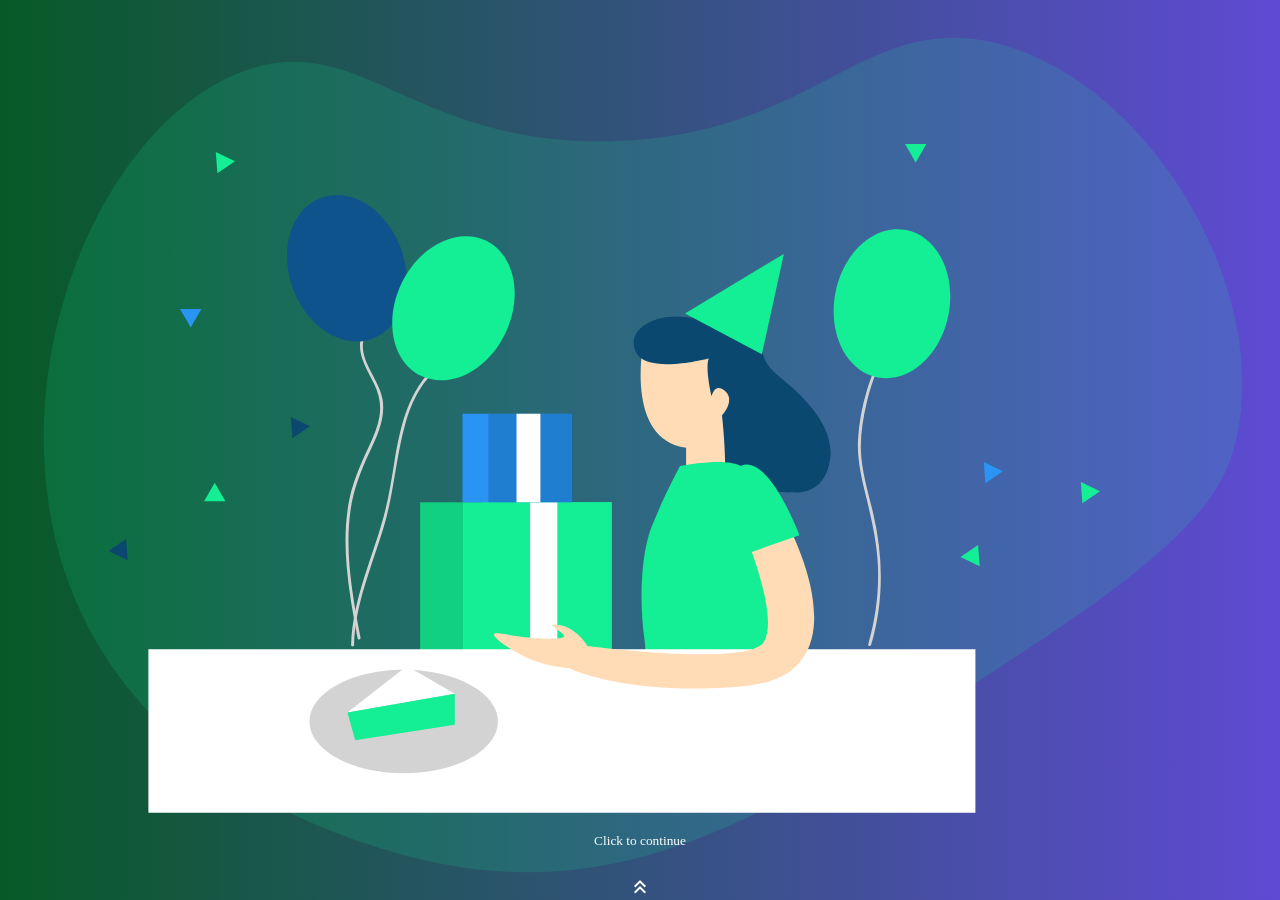
<file: index.html>
<!DOCTYPE html>
<html lang="en">

<head>
	<meta charset="UTF-8">
	<meta name="viewport" content="width=device-width, initial-scale=1.0">
	<title>Document</title>

	<link rel="stylesheet" href="./assets/css/app.css">
	<link rel="stylesheet" href="./assets/plugins/mdi/font/css/materialdesignicons.css">

	<script src="./assets/plugins/fuxcel/js/fuxcel.js" defer></script>
	<script src="./assets/plugins/typeit/typeit.js" defer></script>
	<script src="./assets/js/app.js" defer></script>
</head>

<div id="lock-screen">
	<div class="content">
		<div class="footer">
			<small id="click-or-swipe" class="text-center" style="font-family: cursive;"></small>
			<i class="mdi mdi-24px mdi-chevron-double-up"></i>
		</div>
	</div>
</div>

<body>
	<div class="ball-bg">
		<img src="./assets/img/balloons-1.png" class="ball-1" alt="">
		<img src="./assets/img/balloons-1.png" class="ball-2" alt="">
		<img src="./assets/img/balloons-2.png" class="ball-3" alt="">
		<img src="./assets/img/balloons-2.png" class="ball-4" alt="">
		<img src="./assets/img/happy-birthday.png" class="happy-birthday" alt="">
	</div>

	<div class="fluid-wrapper" style="margin-top: 100px;">
		<div class="row">
			<div class="col">
				<div class="img-wrapper"></div>
			</div>
			<div class="col writeup">
				<div class="m-auto">
					Dear precious
					On this day July 11th heaven lost an angel to us here on earth
					Is a privilege to be celebrating with you today on your big day
					I'm wishing you long life and prosperity with an unparalleled foresight in all that you do
					Ahhhh precious my Gee today I pray that you will be higher than your equal
					I pray for an excellent spirit - anything you touch or venture into will feel an excellent touch
					I pray for you that on this day that's God's mercy and marvelous help will be on your life in a manner that people will see you and say that of a truth this is one God have helped
					Precious precious my Gee
					No fear I no go worry you today except you no keep my cake for me.
				</div>
			</div>
		</div>
	</div>
</body>

</html>
</file>
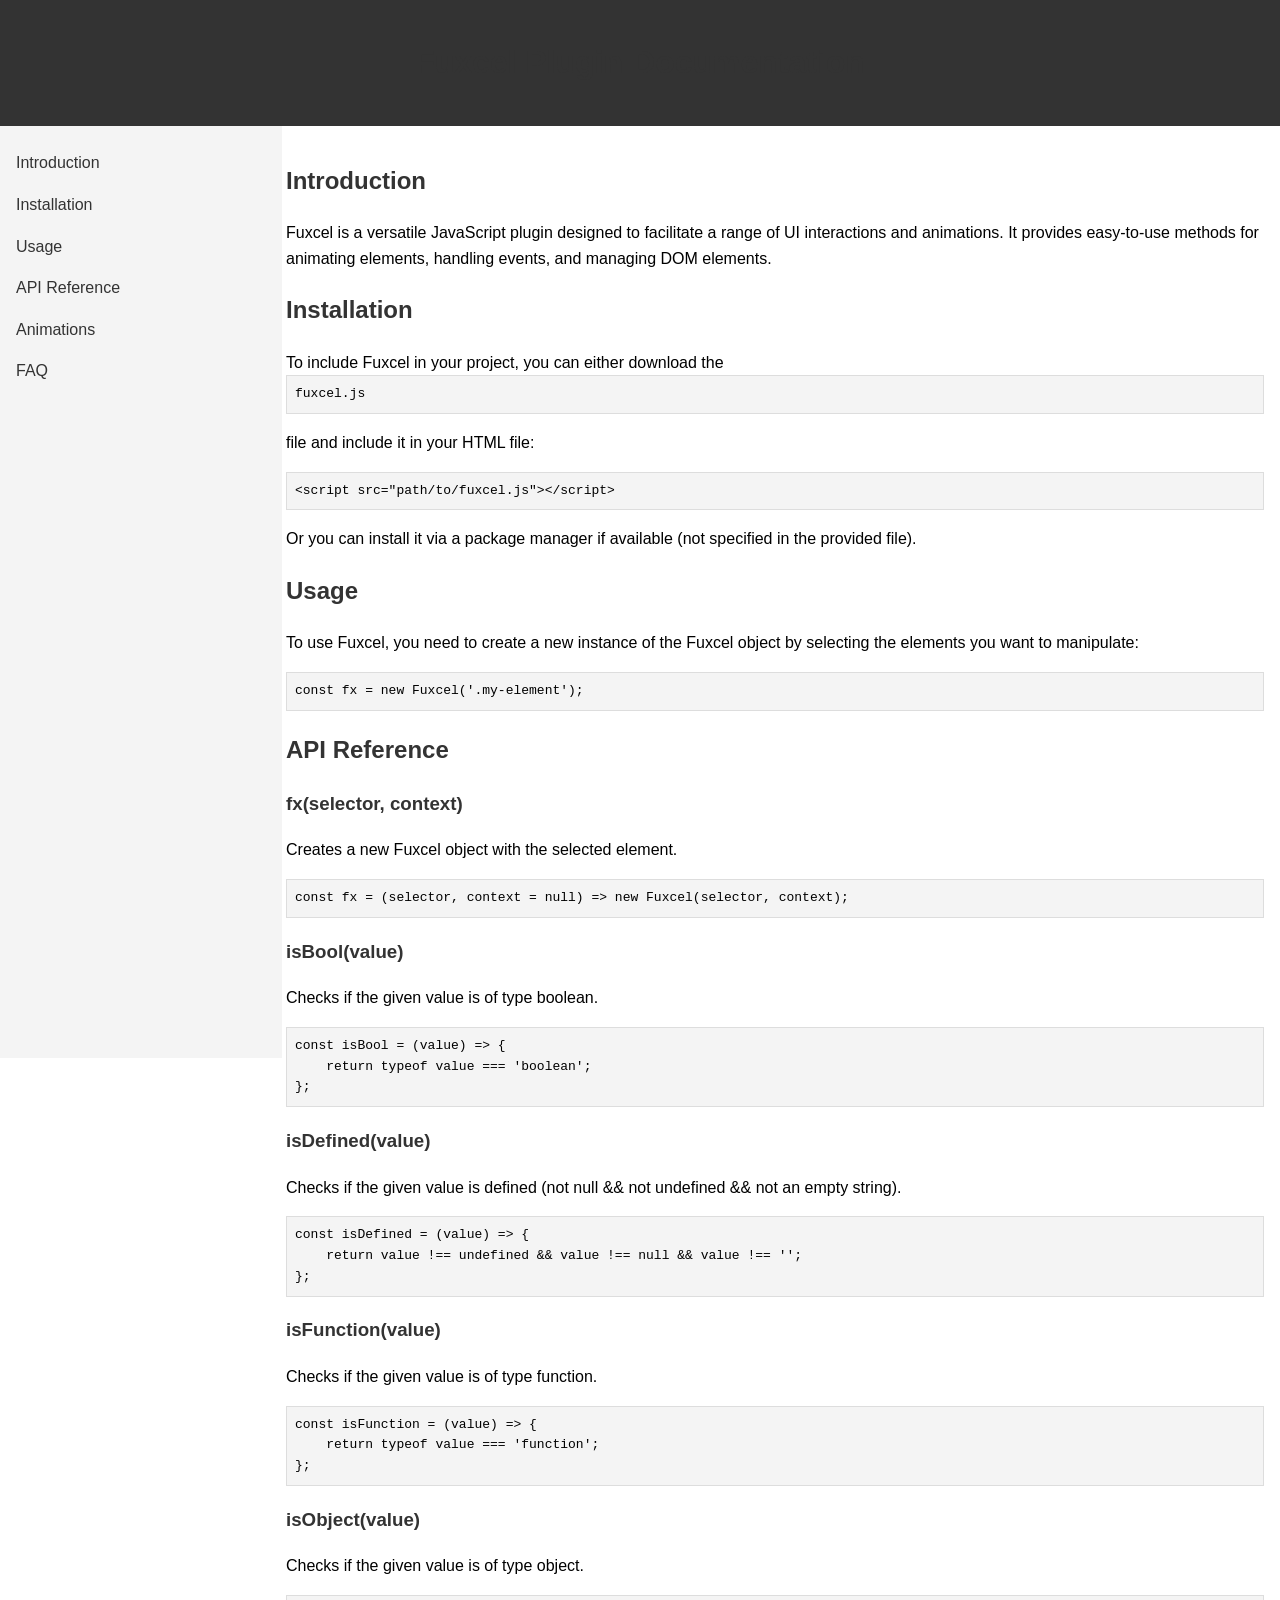
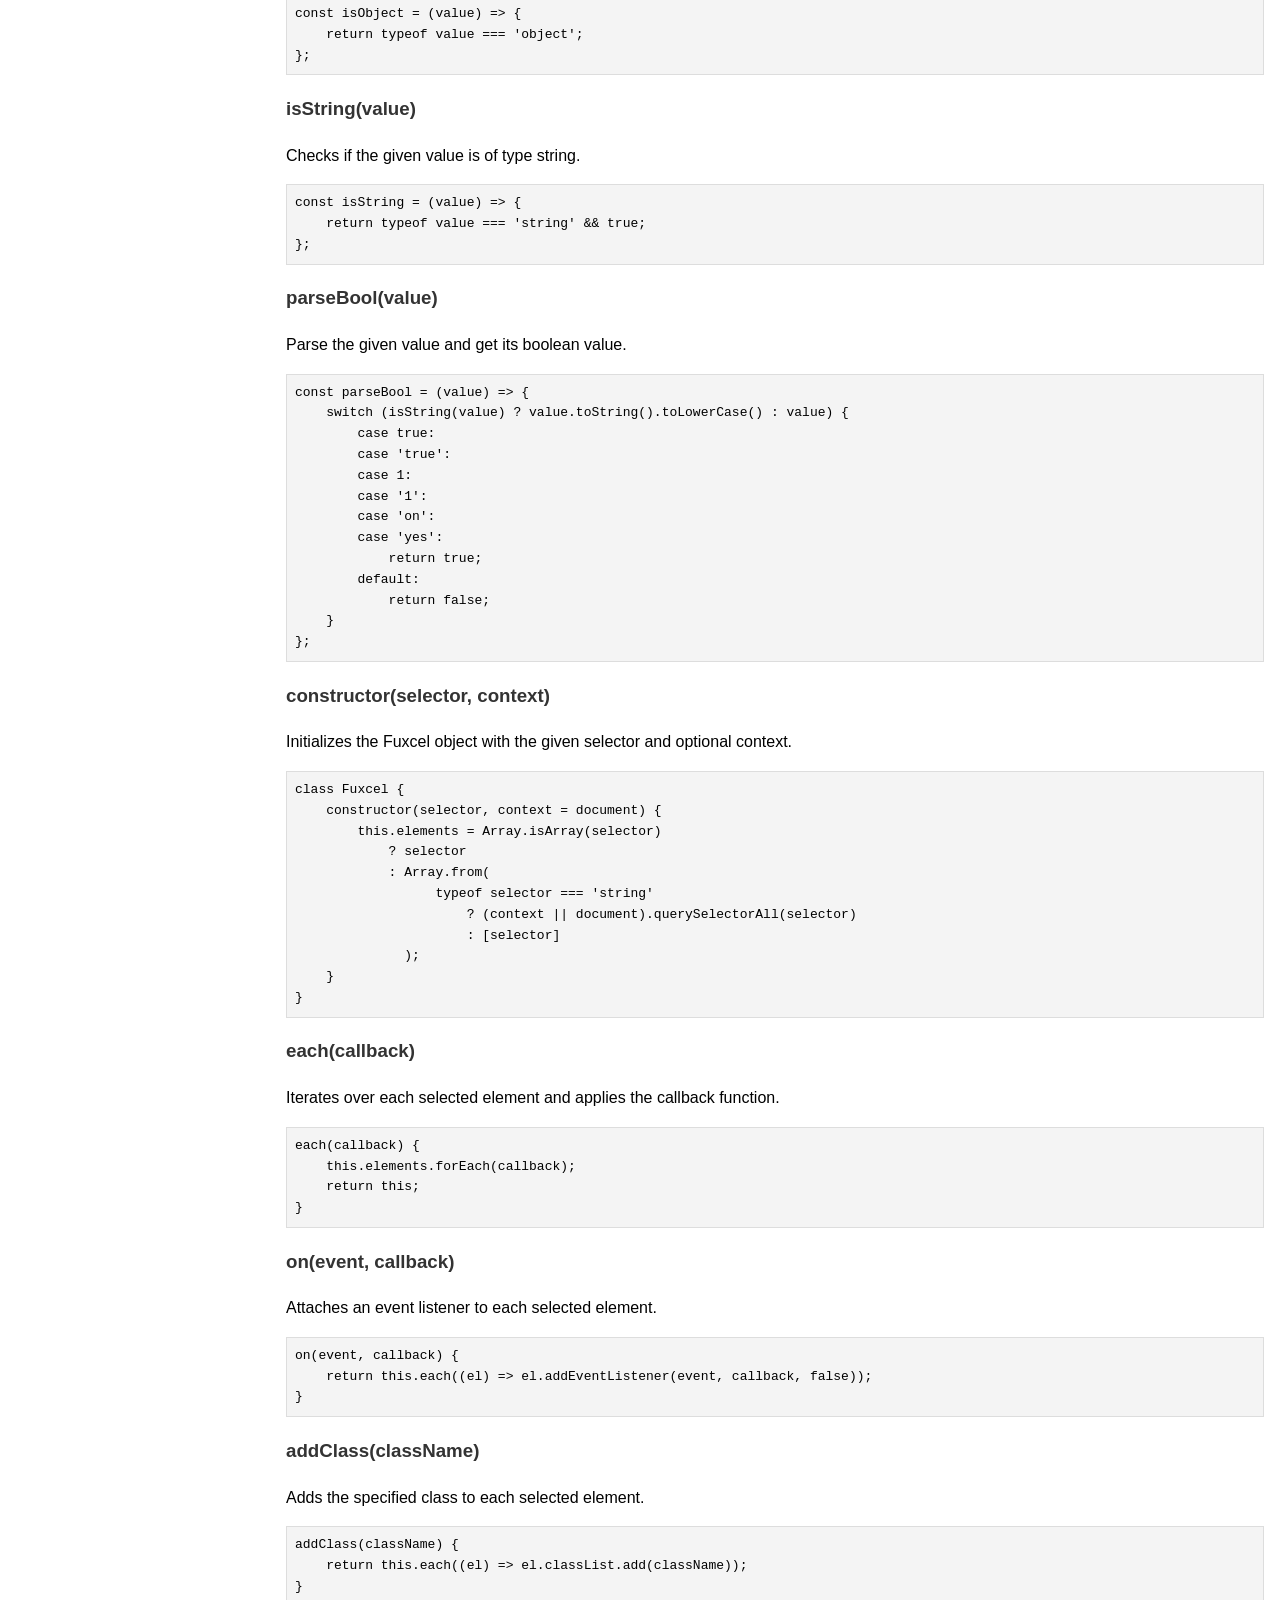
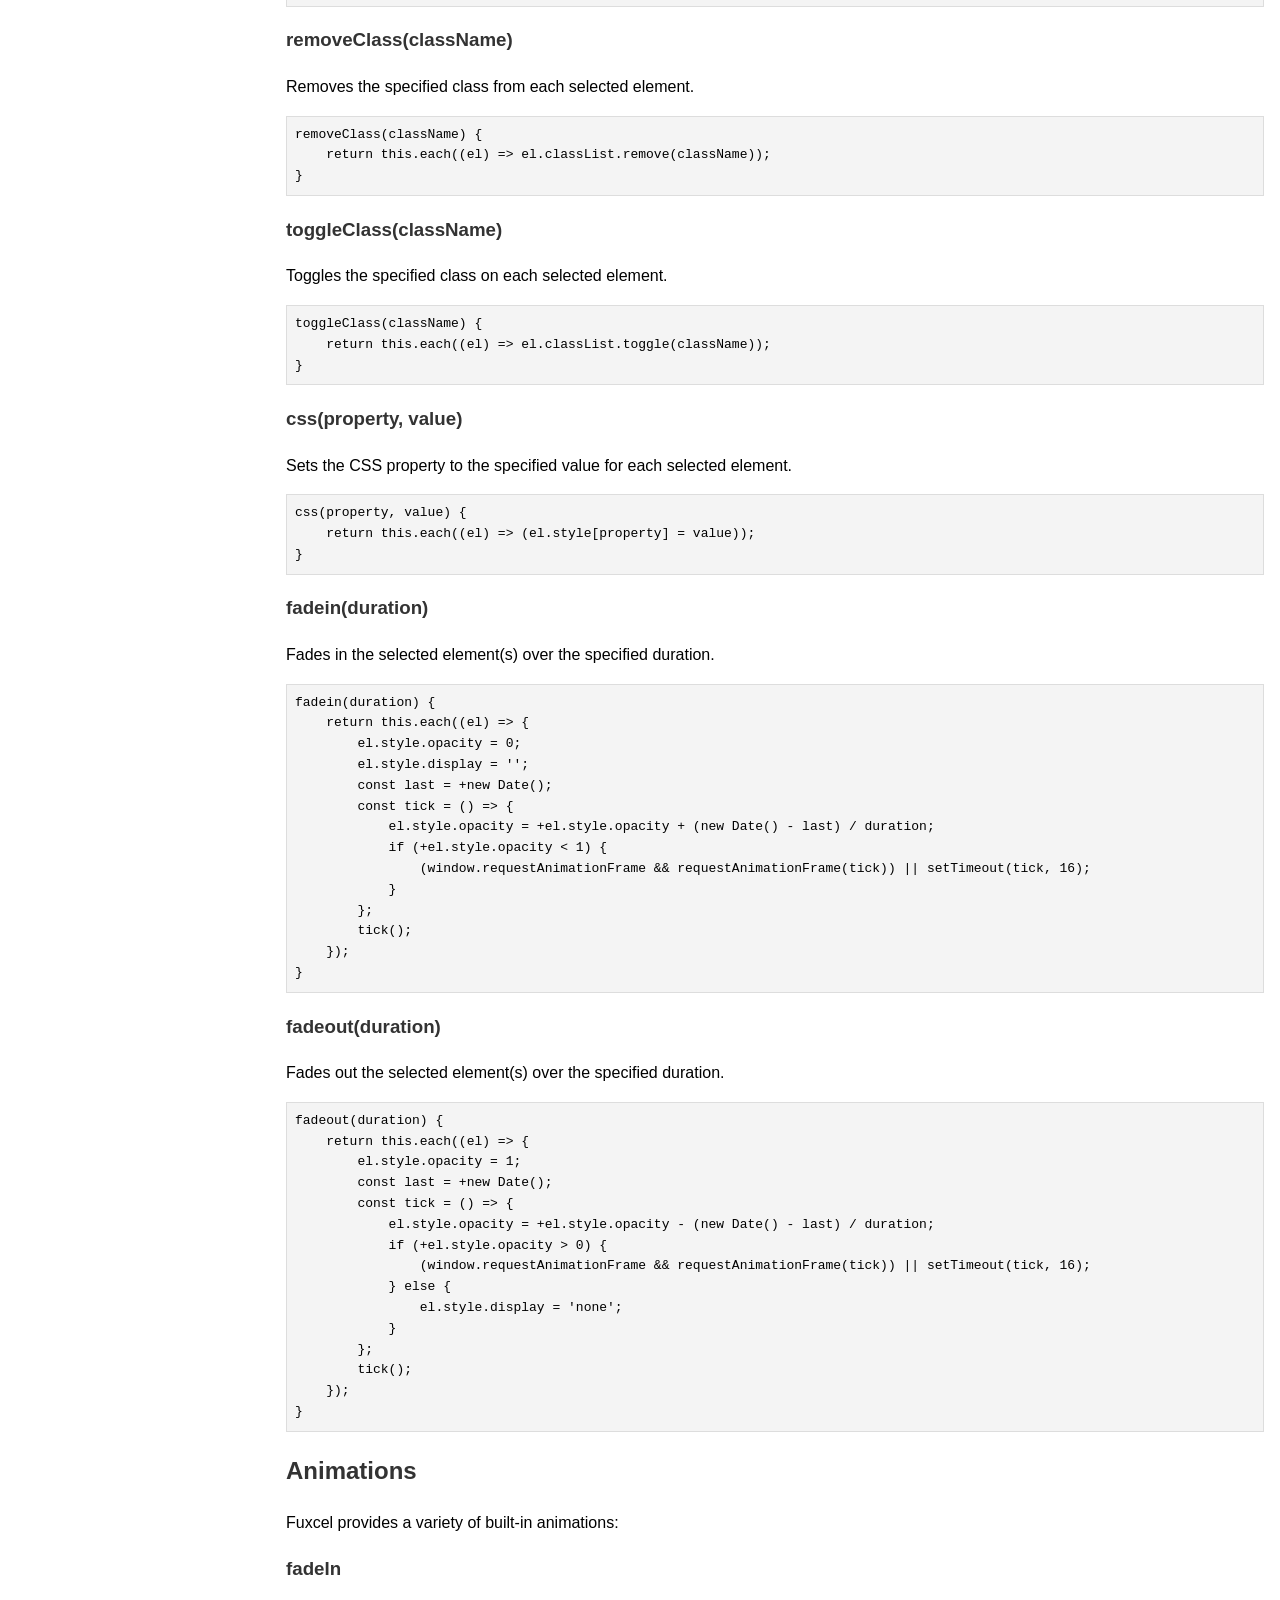
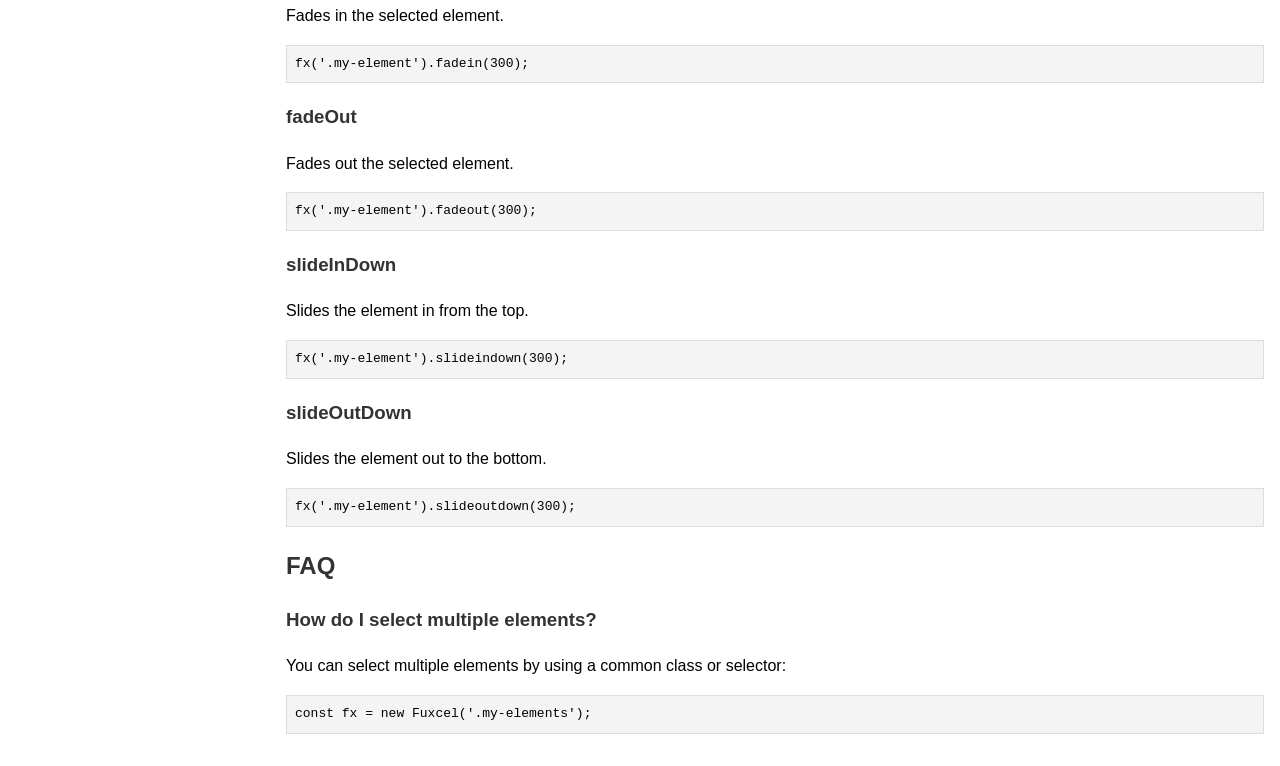
<file: assets/plugins/fuxcel/index.html>
<!DOCTYPE html>
<html lang="en">
<head>
    <meta charset="UTF-8">
    <meta name="viewport" content="width=device-width, initial-scale=1.0">
    <title>Fuxcel Plugin Documentation</title>
    <style>
        body {
            font-family: Arial, sans-serif;
            margin: 0;
            padding: 0;
            line-height: 1.6;
        }
        header {
            background: #333;
            color: #fff;
            padding: 1rem 0;
            text-align: center;
        }
        nav {
            background: #444;
            color: #fff;
            display: flex;
            justify-content: space-around;
            padding: 1rem;
        }
        nav a {
            color: #fff;
            text-decoration: none;
        }
        .container {
            display: flex;
        }
        .sidebar {
            background: #f4f4f4;
            width: 250px;
            padding: 1rem;
            height: 100vh;
            position: fixed;
            overflow-y: auto;
        }
        .sidebar a {
            display: block;
            color: #333;
            padding: 0.5rem 0;
            text-decoration: none;
        }
        .sidebar a:hover {
            background: #ddd;
        }
        .content {
            margin-left: 270px;
            padding: 1rem;
            flex: 1;
        }
        h1, h2, h3 {
            color: #333;
        }
        code {
            background: #f4f4f4;
            border: 1px solid #ddd;
            display: block;
            padding: .5rem;
            margin-bottom: 1rem;
            overflow-x: auto;
        }
    </style>
</head>
<body>
    <header>
        <h1>Fuxcel Plugin Documentation</h1>
    </header>
    <div class="container">
        <aside class="sidebar">
            <a href="#introduction">Introduction</a>
            <a href="#installation">Installation</a>
            <a href="#usage">Usage</a>
            <a href="#api">API Reference</a>
            <a href="#animations">Animations</a>
            <a href="#faq">FAQ</a>
        </aside>
        <div class="content">
            <section id="introduction">
                <h2>Introduction</h2>
                <p>Fuxcel is a versatile JavaScript plugin designed to facilitate a range of UI interactions and animations. It provides easy-to-use methods for animating elements, handling events, and managing DOM elements.</p>
            </section>
            <section id="installation">
                <h2>Installation</h2>
                <p>To include Fuxcel in your project, you can either download the <code>fuxcel.js</code> file and include it in your HTML file:</p>
                <code>
                    &lt;script src="path/to/fuxcel.js"&gt;&lt;/script&gt;
                </code>
                <p>Or you can install it via a package manager if available (not specified in the provided file).</p>
            </section>
            <section id="usage">
                <h2>Usage</h2>
                <p>To use Fuxcel, you need to create a new instance of the Fuxcel object by selecting the elements you want to manipulate:</p>
                <code>
                    const fx = new Fuxcel('.my-element');
                </code>
            </section>
            <section id="api">
                <h2>API Reference</h2>
                <h3>fx(selector, context)</h3>
                <p>Creates a new Fuxcel object with the selected element.</p>
                <pre><code>const fx = (selector, context = null) => new Fuxcel(selector, context);</code></pre>

                <h3>isBool(value)</h3>
                <p>Checks if the given value is of type boolean.</p>
                <pre><code>const isBool = (value) => {
    return typeof value === 'boolean';
};</code></pre>

                <h3>isDefined(value)</h3>
                <p>Checks if the given value is defined (not null &amp;&amp; not undefined &amp;&amp; not an empty string).</p>
                <pre><code>const isDefined = (value) => {
    return value !== undefined && value !== null && value !== '';
};</code></pre>

                <h3>isFunction(value)</h3>
                <p>Checks if the given value is of type function.</p>
                <pre><code>const isFunction = (value) => {
    return typeof value === 'function';
};</code></pre>

                <h3>isObject(value)</h3>
                <p>Checks if the given value is of type object.</p>
                <pre><code>const isObject = (value) => {
    return typeof value === 'object';
};</code></pre>

                <h3>isString(value)</h3>
                <p>Checks if the given value is of type string.</p>
                <pre><code>const isString = (value) => {
    return typeof value === 'string' && true;
};</code></pre>

                <h3>parseBool(value)</h3>
                <p>Parse the given value and get its boolean value.</p>
                <pre><code>const parseBool = (value) => {
    switch (isString(value) ? value.toString().toLowerCase() : value) {
        case true:
        case 'true':
        case 1:
        case '1':
        case 'on':
        case 'yes':
            return true;
        default:
            return false;
    }
};</code></pre>
                
                <!-- Additional Functions from fuxcel.js -->
                <h3>constructor(selector, context)</h3>
                <p>Initializes the Fuxcel object with the given selector and optional context.</p>
                <pre><code>class Fuxcel {
    constructor(selector, context = document) {
        this.elements = Array.isArray(selector)
            ? selector
            : Array.from(
                  typeof selector === 'string'
                      ? (context || document).querySelectorAll(selector)
                      : [selector]
              );
    }
}
</code></pre>

                <h3>each(callback)</h3>
                <p>Iterates over each selected element and applies the callback function.</p>
                <pre><code>each(callback) {
    this.elements.forEach(callback);
    return this;
}</code></pre>

                <h3>on(event, callback)</h3>
                <p>Attaches an event listener to each selected element.</p>
                <pre><code>on(event, callback) {
    return this.each((el) => el.addEventListener(event, callback, false));
}</code></pre>

                <h3>addClass(className)</h3>
                <p>Adds the specified class to each selected element.</p>
                <pre><code>addClass(className) {
    return this.each((el) => el.classList.add(className));
}</code></pre>

                <h3>removeClass(className)</h3>
                <p>Removes the specified class from each selected element.</p>
                <pre><code>removeClass(className) {
    return this.each((el) => el.classList.remove(className));
}</code></pre>

                <h3>toggleClass(className)</h3>
                <p>Toggles the specified class on each selected element.</p>
                <pre><code>toggleClass(className) {
    return this.each((el) => el.classList.toggle(className));
}</code></pre>

                <h3>css(property, value)</h3>
                <p>Sets the CSS property to the specified value for each selected element.</p>
                <pre><code>css(property, value) {
    return this.each((el) => (el.style[property] = value));
}</code></pre>

                <h3>fadein(duration)</h3>
                <p>Fades in the selected element(s) over the specified duration.</p>
                <pre><code>fadein(duration) {
    return this.each((el) => {
        el.style.opacity = 0;
        el.style.display = '';
        const last = +new Date();
        const tick = () => {
            el.style.opacity = +el.style.opacity + (new Date() - last) / duration;
            if (+el.style.opacity < 1) {
                (window.requestAnimationFrame && requestAnimationFrame(tick)) || setTimeout(tick, 16);
            }
        };
        tick();
    });
}</code></pre>

                <h3>fadeout(duration)</h3>
                <p>Fades out the selected element(s) over the specified duration.</p>
                <pre><code>fadeout(duration) {
    return this.each((el) => {
        el.style.opacity = 1;
        const last = +new Date();
        const tick = () => {
            el.style.opacity = +el.style.opacity - (new Date() - last) / duration;
            if (+el.style.opacity > 0) {
                (window.requestAnimationFrame && requestAnimationFrame(tick)) || setTimeout(tick, 16);
            } else {
                el.style.display = 'none';
            }
        };
        tick();
    });
}</code></pre>
                
                <!-- Additional animation functions can be added similarly -->
            </section>
            <section id="animations">
                <h2>Animations</h2>
                <p>Fuxcel provides a variety of built-in animations:</p>
                <h3>fadeIn</h3>
                <p>Fades in the selected element.</p>
                <pre><code>fx('.my-element').fadein(300);</code></pre>

                <h3>fadeOut</h3>
                <p>Fades out the selected element.</p>
                <pre><code>fx('.my-element').fadeout(300);</code></pre>

                <h3>slideInDown</h3>
                <p>Slides the element in from the top.</p>
                <pre><code>fx('.my-element').slideindown(300);</code></pre>

                <h3>slideOutDown</h3>
                <p>Slides the element out to the bottom.</p>
                <pre><code>fx('.my-element').slideoutdown(300);</code></pre>

                <!-- Add more animation documentation as needed -->
            </section>
            <section id="faq">
                <h2>FAQ</h2>
                <h3>How do I select multiple elements?</h3>
                <p>You can select multiple elements by using a common class or selector:</p>
                <pre><code>const fx = new Fuxcel('.my-elements');</code></pre>
            </section>
        </div>
    </div>
    <script>
        document.querySelectorAll('.sidebar a').forEach(anchor => {
            anchor.addEventListener('click', function(e) {
                e.preventDefault();
                document.querySelector(this.getAttribute('href')).scrollIntoView({
                    behavior: 'smooth'
                });
            });
        });
    </script>
</body>
</html>
</file>
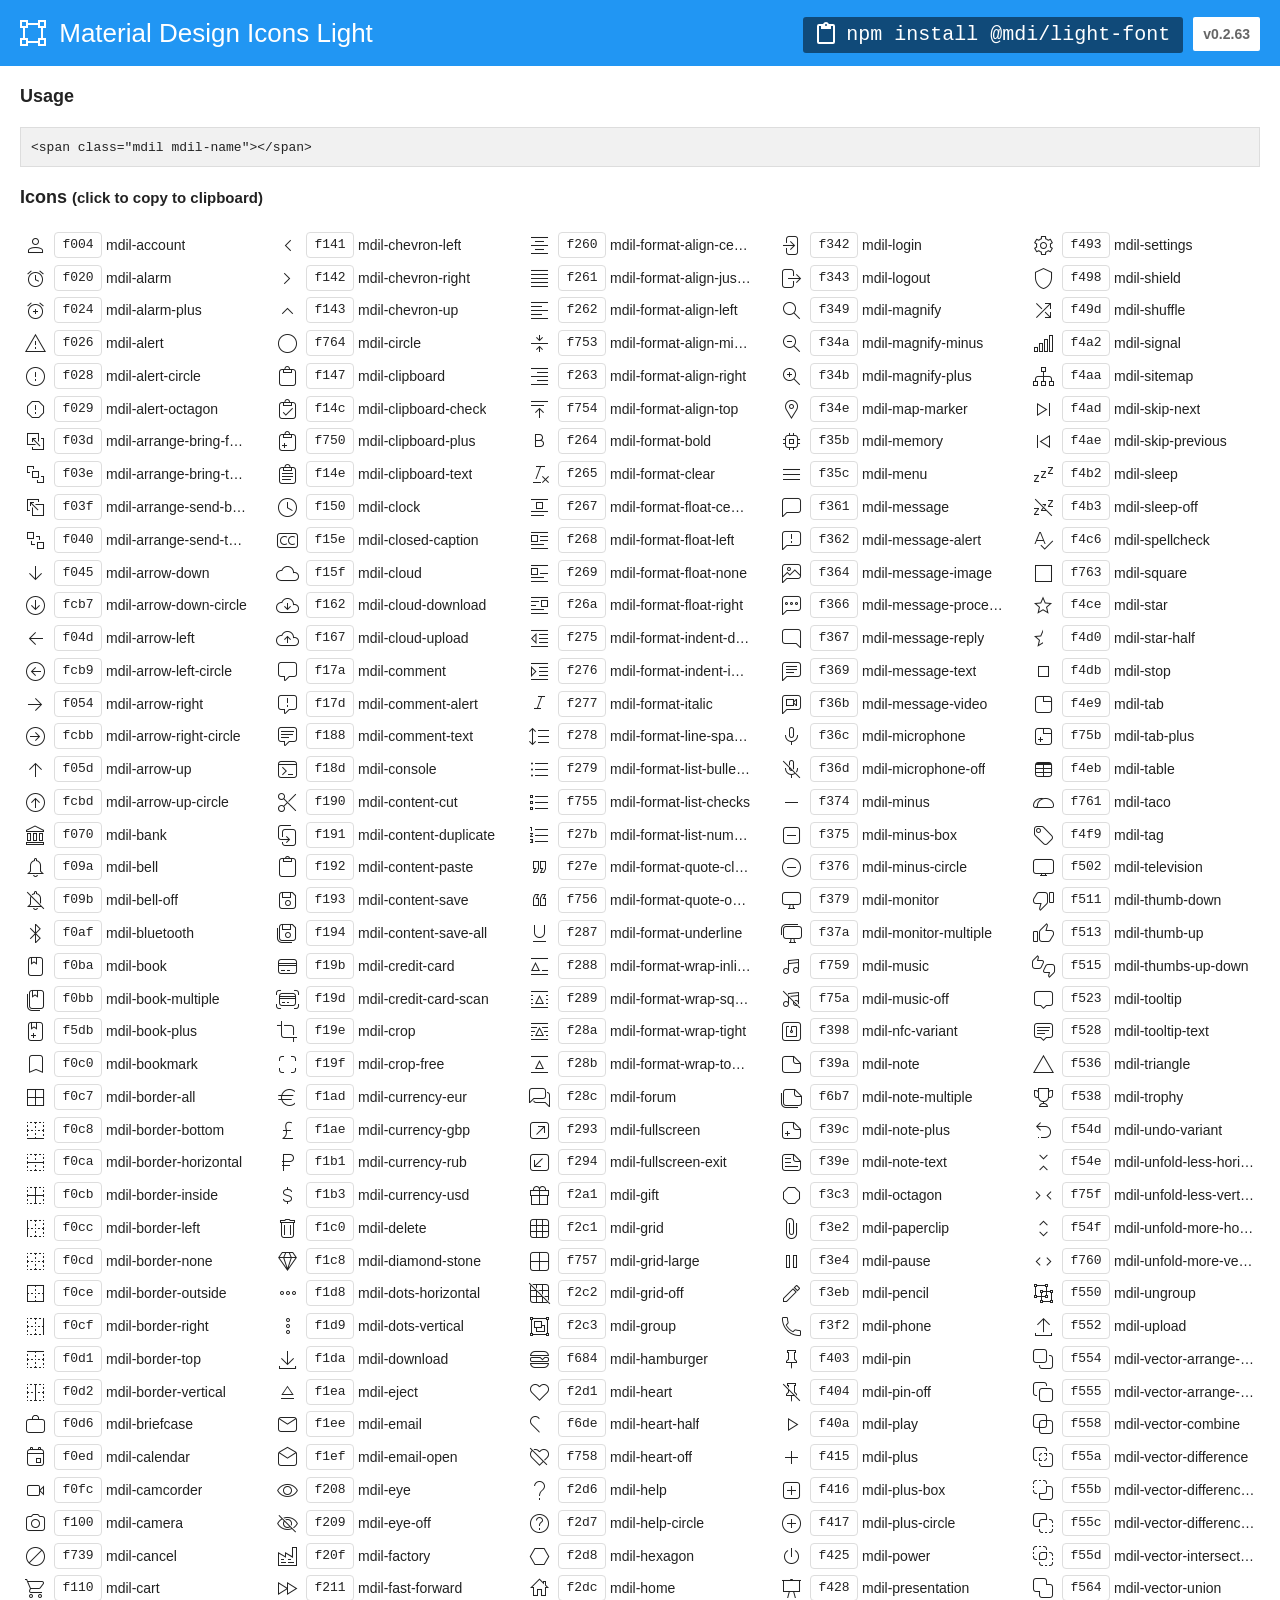
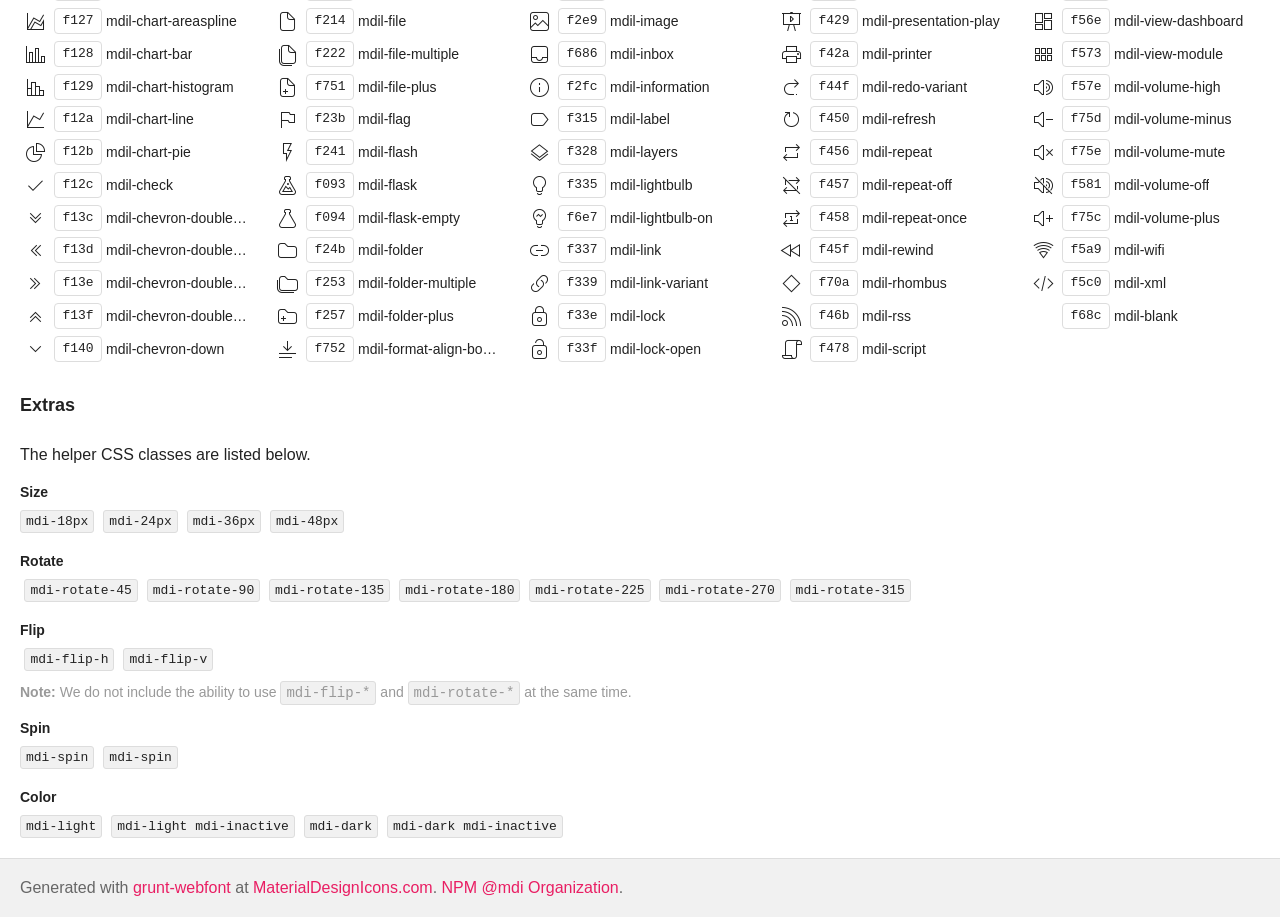
<file: assets/plugins/mdi/light-font/preview.html>
﻿<!doctype html>
<html>
<head>
    <meta charset="utf-8" />
    <title>Material Design Icons Light</title>
    <style>
        * {
            margin: 0;
            padding: 0;
        }

        body {
            margin: 0;
            padding: 0;
            background: #fff;
            color: #222;
        }

        h1, h2, h3, p, div, footer {
            font-family: "Helvetica Neue", Arial, sans-serif;
        }

        h1 {
            padding: 20px 20px 16px 20px;
            font-size: 26px;
            line-height: 26px;
            font-weight: normal;
            color: #FFF;
            background-color: #2196F3;
        }

        h1 svg {
            vertical-align: middle;
            width: 26px;
            height: 26px;
            margin: 0 6px 4px 0;
        }

        h1 svg path {
            fill: #FFF;
        }

        h1 .version {
            font-size: 14px;
            background: #FFF;
            padding: 4px 10px;
            float: right;
            border-radius: 2px;
            margin: -3px 0 0 0;
            color: #666;
            font-weight: bold;
        }

        h1 .version::before {
            content: 'v';
        }

        h1 code {
            font-size: 20px;
            background: rgba(0,0,0,0.5);
            padding: 4px 12px;
            border-radius: 3px;
            float: right;
            margin: -3px 10px 0 0;
            border: 1px solid transparent;
            cursor: pointer;
        }

        h1 code:hover {
            border: 1px solid #FFF;
        }

        h1 code svg {
            width: 24px;
            height: 24px;
            margin: -1px -4px 0 -2px
        }

        h2 {
            font-size: 18px;
            padding: 20px;
        }

        h3 {
            font-size: 14px;
            padding: 10px 20px 0 20px;
            font-weight: bold;
        }

        p {
            padding: 10px 20px;
        }

        p code {
            display: inline-block;
            vertical-align: middle;
            background: #F1F1F1;
            padding: 3px 5px;
            border-radius: 3px;
            border: 1px solid #DDD;
        }

        p i.mdi {
            vertical-align: middle;
            border-radius: 4px;
            display: inline-block;
        }

        p i.mdi.dark-demo {
            background: #333;
        }

        p.note {
            color: #999;
            font-size: 14px;
            padding: 0 20px 5px 20px;
        }

        .icons {
            padding: 0 20px 10px 20px;
            -webkit-column-count: 5;
            -moz-column-count: 5;
            column-count: 5;
            -webkit-column-gap: 20px;
            -moz-column-gap: 20px;
            column-gap: 20px;
        }

        .icons div {
            line-height: 2em;
        }

        .icons div span {
            cursor: pointer;
            font-size: 14px;
            text-overflow: ellipsis;
            display: inline-block;
            max-width: calc(100% - 90px);
            overflow: hidden;
            vertical-align: middle;
            white-space: nowrap;
        }

        .icons div code:hover,
        .icons div span:hover,
        .icons div i:hover {
            color: #3c90be;
        }

        .icons div code:hover {
            border-color: #3c90be;
        }

        .icons div code {
            border: 1px solid #DDD;
            width: 46px;
            margin-left: 2px;
            margin-right: 4px;
            border-radius: 4px;
            display: inline-block;
            vertical-align: middle;
            text-align: center;
            line-height: 24px;
            cursor: pointer;
        }

        .icons div i {
            display: inline-block;
            width: 32px;
            height: 24px;
            text-align: center;
            vertical-align: middle;
            cursor: pointer;
            line-height: 24px;
        }

        .icons .mdil:before {
            font-size: 24px;
        }

        pre {
            margin: 0 20px;
            font-family: Consolas, monospace;
            padding: 10px;
            border: 1px solid #DDD;
            background: #F1F1F1;
        }

        div.copied {
            position: fixed;
            top: 100px;
            left: 50%;
            width: 200px;
            text-align: center;
            color: #3c763d;
            background-color: #dff0d8;
            border: 1px solid #d6e9c6;
            padding: 10px 15px;
            border-radius: 4px;
            margin-left: -100px;
            box-shadow: 0 0 10px rgba(0, 0, 0, 0.2);
        }

        footer {
            padding: 20px;
            color: #666;
            border-top: 1px solid #DDD;
            background: #F1F1F1;
        }

        footer a {
            color: #e91e63;
            text-decoration: none;
        }
    </style>
    <link href="css/materialdesignicons-light.min.css" media="all" rel="stylesheet" type="text/css" />
</head>
<body>
    <h1>
        <svg>
            <path d="M0,0H8V3H18V0H26V8H23V18H26V26H18V23H8V21H18V18H21V8H18V5H8V8H5V18H8V26H0V18H3V8H0V0M2,2V6H6V2H2M2,20V24H6V20H2M20,2V6H24V2H20M20,20V24H24V20H20Z"></path>
        </svg>
        Material Design Icons Light
        <span class="version">0.2.63</span>
        <code id="npm" title="Copy to Clipboard">
            <svg viewBox="0 0 24 24">
                <path d="M19,20H5V4H7V7H17V4H19M12,2A1,1 0 0,1 13,3A1,1 0 0,1 12,4A1,1 0 0,1 11,3A1,1 0 0,1 12,2M19,2H14.82C14.4,0.84 13.3,0 12,0C10.7,0 9.6,0.84 9.18,2H5A2,2 0 0,0 3,4V20A2,2 0 0,0 5,22H19A2,2 0 0,0 21,20V4A2,2 0 0,0 19,2Z" />
            </svg>
            npm install @mdi/light-font
        </code>
    </h1>

    <h2>Usage</h2>
    <pre><code>&lt;span class=&quot;mdil mdil-<span id="name">name</span>&quot;&gt;&lt;/span&gt;</code></pre>

    <h2>Icons <small>(click to copy to clipboard)</small></h2>
    <div class="icons" id="icons"></div>

    <h2>Extras</h2>

    <p>The helper CSS classes are listed below.</p>

    <h3>Size</h3>

    <p>
        <code>mdi-18px</code> <i class="mdi mdi-18px mdi-account"></i>
        <code>mdi-24px</code> <i class="mdi mdi-24px mdi-account"></i>
        <code>mdi-36px</code> <i class="mdi mdi-36px mdi-account"></i>
        <code>mdi-48px</code> <i class="mdi mdi-48px mdi-account"></i>
    </p>

    <h3>Rotate</h3>

    <p>
        <i class="mdi mdi-48px mdi-account"></i>
        <code>mdi-rotate-45</code> <i class="mdi mdi-48px mdi-rotate-45 mdi-account"></i>
        <code>mdi-rotate-90</code> <i class="mdi mdi-48px mdi-rotate-90 mdi-account"></i>
        <code>mdi-rotate-135</code> <i class="mdi mdi-48px mdi-rotate-135 mdi-account"></i>
        <code>mdi-rotate-180</code> <i class="mdi mdi-48px mdi-rotate-180 mdi-account"></i>
        <code>mdi-rotate-225</code> <i class="mdi mdi-48px mdi-rotate-225 mdi-account"></i>
        <code>mdi-rotate-270</code> <i class="mdi mdi-48px mdi-rotate-270 mdi-account"></i>
        <code>mdi-rotate-315</code> <i class="mdi mdi-48px mdi-rotate-315 mdi-account"></i>
    </p>

    <h3>Flip</h3>

    <p>
        <i class="mdi mdi-48px mdi-account-alert"></i>
        <code>mdi-flip-h</code> <i class="mdi mdi-48px mdi-flip-h mdi-account-alert"></i>
        <code>mdi-flip-v</code> <i class="mdi mdi-48px mdi-flip-v mdi-account-alert"></i>
    </p>

    <p class="note"><strong>Note:</strong> We do not include the ability to use <code>mdi-flip-*</code> and <code>mdi-rotate-*</code> at the same time.</p>

    <h3>Spin</h3>

    <p>
        <code>mdi-spin</code> <i class="mdi mdi-48px mdi-spin mdi-loading"></i>
        <code>mdi-spin</code> <i class="mdi mdi-48px mdi-spin mdi-star"></i>
    </p>

    <h3>Color</h3>

    <p style="padding-bottom:20px;">
        <code>mdi-light</code> <i class="mdi mdi-48px mdi-light mdi-account dark-demo"></i>
        <code>mdi-light mdi-inactive</code> <i class="mdi mdi-48px mdi-light mdi-inactive mdi-account dark-demo"></i>
        <code>mdi-dark</code> <i class="mdi mdi-48px mdi-dark mdi-account"></i>
        <code>mdi-dark mdi-inactive</code> <i class="mdi mdi-48px mdi-dark mdi-inactive mdi-account"></i>
    </p>

    <footer>
        Generated with <a href="https://github.com/sapegin/grunt-webfont">grunt-webfont</a> at <a href="http://materialdesignicons.com/">MaterialDesignIcons.com</a>.
        <a href="https://www.npmjs.com/org/mdi" target="_blank">NPM @mdi Organization</a>.
    </footer>

    <script type="text/javascript">
        (function () {
            var icons = [{"name":"account","hex":"f004"},{"name":"alarm","hex":"f020"},{"name":"alarm-plus","hex":"f024"},{"name":"alert","hex":"f026"},{"name":"alert-circle","hex":"f028"},{"name":"alert-octagon","hex":"f029"},{"name":"arrange-bring-forward","hex":"f03d"},{"name":"arrange-bring-to-front","hex":"f03e"},{"name":"arrange-send-backward","hex":"f03f"},{"name":"arrange-send-to-back","hex":"f040"},{"name":"arrow-down","hex":"f045"},{"name":"arrow-down-circle","hex":"fcb7"},{"name":"arrow-left","hex":"f04d"},{"name":"arrow-left-circle","hex":"fcb9"},{"name":"arrow-right","hex":"f054"},{"name":"arrow-right-circle","hex":"fcbb"},{"name":"arrow-up","hex":"f05d"},{"name":"arrow-up-circle","hex":"fcbd"},{"name":"bank","hex":"f070"},{"name":"bell","hex":"f09a"},{"name":"bell-off","hex":"f09b"},{"name":"bluetooth","hex":"f0af"},{"name":"book","hex":"f0ba"},{"name":"book-multiple","hex":"f0bb"},{"name":"book-plus","hex":"f5db"},{"name":"bookmark","hex":"f0c0"},{"name":"border-all","hex":"f0c7"},{"name":"border-bottom","hex":"f0c8"},{"name":"border-horizontal","hex":"f0ca"},{"name":"border-inside","hex":"f0cb"},{"name":"border-left","hex":"f0cc"},{"name":"border-none","hex":"f0cd"},{"name":"border-outside","hex":"f0ce"},{"name":"border-right","hex":"f0cf"},{"name":"border-top","hex":"f0d1"},{"name":"border-vertical","hex":"f0d2"},{"name":"briefcase","hex":"f0d6"},{"name":"calendar","hex":"f0ed"},{"name":"camcorder","hex":"f0fc"},{"name":"camera","hex":"f100"},{"name":"cancel","hex":"f739"},{"name":"cart","hex":"f110"},{"name":"chart-areaspline","hex":"f127"},{"name":"chart-bar","hex":"f128"},{"name":"chart-histogram","hex":"f129"},{"name":"chart-line","hex":"f12a"},{"name":"chart-pie","hex":"f12b"},{"name":"check","hex":"f12c"},{"name":"chevron-double-down","hex":"f13c"},{"name":"chevron-double-left","hex":"f13d"},{"name":"chevron-double-right","hex":"f13e"},{"name":"chevron-double-up","hex":"f13f"},{"name":"chevron-down","hex":"f140"},{"name":"chevron-left","hex":"f141"},{"name":"chevron-right","hex":"f142"},{"name":"chevron-up","hex":"f143"},{"name":"circle","hex":"f764"},{"name":"clipboard","hex":"f147"},{"name":"clipboard-check","hex":"f14c"},{"name":"clipboard-plus","hex":"f750"},{"name":"clipboard-text","hex":"f14e"},{"name":"clock","hex":"f150"},{"name":"closed-caption","hex":"f15e"},{"name":"cloud","hex":"f15f"},{"name":"cloud-download","hex":"f162"},{"name":"cloud-upload","hex":"f167"},{"name":"comment","hex":"f17a"},{"name":"comment-alert","hex":"f17d"},{"name":"comment-text","hex":"f188"},{"name":"console","hex":"f18d"},{"name":"content-cut","hex":"f190"},{"name":"content-duplicate","hex":"f191"},{"name":"content-paste","hex":"f192"},{"name":"content-save","hex":"f193"},{"name":"content-save-all","hex":"f194"},{"name":"credit-card","hex":"f19b"},{"name":"credit-card-scan","hex":"f19d"},{"name":"crop","hex":"f19e"},{"name":"crop-free","hex":"f19f"},{"name":"currency-eur","hex":"f1ad"},{"name":"currency-gbp","hex":"f1ae"},{"name":"currency-rub","hex":"f1b1"},{"name":"currency-usd","hex":"f1b3"},{"name":"delete","hex":"f1c0"},{"name":"diamond-stone","hex":"f1c8"},{"name":"dots-horizontal","hex":"f1d8"},{"name":"dots-vertical","hex":"f1d9"},{"name":"download","hex":"f1da"},{"name":"eject","hex":"f1ea"},{"name":"email","hex":"f1ee"},{"name":"email-open","hex":"f1ef"},{"name":"eye","hex":"f208"},{"name":"eye-off","hex":"f209"},{"name":"factory","hex":"f20f"},{"name":"fast-forward","hex":"f211"},{"name":"file","hex":"f214"},{"name":"file-multiple","hex":"f222"},{"name":"file-plus","hex":"f751"},{"name":"flag","hex":"f23b"},{"name":"flash","hex":"f241"},{"name":"flask","hex":"f093"},{"name":"flask-empty","hex":"f094"},{"name":"folder","hex":"f24b"},{"name":"folder-multiple","hex":"f253"},{"name":"folder-plus","hex":"f257"},{"name":"format-align-bottom","hex":"f752"},{"name":"format-align-center","hex":"f260"},{"name":"format-align-justify","hex":"f261"},{"name":"format-align-left","hex":"f262"},{"name":"format-align-middle","hex":"f753"},{"name":"format-align-right","hex":"f263"},{"name":"format-align-top","hex":"f754"},{"name":"format-bold","hex":"f264"},{"name":"format-clear","hex":"f265"},{"name":"format-float-center","hex":"f267"},{"name":"format-float-left","hex":"f268"},{"name":"format-float-none","hex":"f269"},{"name":"format-float-right","hex":"f26a"},{"name":"format-indent-decrease","hex":"f275"},{"name":"format-indent-increase","hex":"f276"},{"name":"format-italic","hex":"f277"},{"name":"format-line-spacing","hex":"f278"},{"name":"format-list-bulleted","hex":"f279"},{"name":"format-list-checks","hex":"f755"},{"name":"format-list-numbers","hex":"f27b"},{"name":"format-quote-close","hex":"f27e"},{"name":"format-quote-open","hex":"f756"},{"name":"format-underline","hex":"f287"},{"name":"format-wrap-inline","hex":"f288"},{"name":"format-wrap-square","hex":"f289"},{"name":"format-wrap-tight","hex":"f28a"},{"name":"format-wrap-top-bottom","hex":"f28b"},{"name":"forum","hex":"f28c"},{"name":"fullscreen","hex":"f293"},{"name":"fullscreen-exit","hex":"f294"},{"name":"gift","hex":"f2a1"},{"name":"grid","hex":"f2c1"},{"name":"grid-large","hex":"f757"},{"name":"grid-off","hex":"f2c2"},{"name":"group","hex":"f2c3"},{"name":"hamburger","hex":"f684"},{"name":"heart","hex":"f2d1"},{"name":"heart-half","hex":"f6de"},{"name":"heart-off","hex":"f758"},{"name":"help","hex":"f2d6"},{"name":"help-circle","hex":"f2d7"},{"name":"hexagon","hex":"f2d8"},{"name":"home","hex":"f2dc"},{"name":"image","hex":"f2e9"},{"name":"inbox","hex":"f686"},{"name":"information","hex":"f2fc"},{"name":"label","hex":"f315"},{"name":"layers","hex":"f328"},{"name":"lightbulb","hex":"f335"},{"name":"lightbulb-on","hex":"f6e7"},{"name":"link","hex":"f337"},{"name":"link-variant","hex":"f339"},{"name":"lock","hex":"f33e"},{"name":"lock-open","hex":"f33f"},{"name":"login","hex":"f342"},{"name":"logout","hex":"f343"},{"name":"magnify","hex":"f349"},{"name":"magnify-minus","hex":"f34a"},{"name":"magnify-plus","hex":"f34b"},{"name":"map-marker","hex":"f34e"},{"name":"memory","hex":"f35b"},{"name":"menu","hex":"f35c"},{"name":"message","hex":"f361"},{"name":"message-alert","hex":"f362"},{"name":"message-image","hex":"f364"},{"name":"message-processing","hex":"f366"},{"name":"message-reply","hex":"f367"},{"name":"message-text","hex":"f369"},{"name":"message-video","hex":"f36b"},{"name":"microphone","hex":"f36c"},{"name":"microphone-off","hex":"f36d"},{"name":"minus","hex":"f374"},{"name":"minus-box","hex":"f375"},{"name":"minus-circle","hex":"f376"},{"name":"monitor","hex":"f379"},{"name":"monitor-multiple","hex":"f37a"},{"name":"music","hex":"f759"},{"name":"music-off","hex":"f75a"},{"name":"nfc-variant","hex":"f398"},{"name":"note","hex":"f39a"},{"name":"note-multiple","hex":"f6b7"},{"name":"note-plus","hex":"f39c"},{"name":"note-text","hex":"f39e"},{"name":"octagon","hex":"f3c3"},{"name":"paperclip","hex":"f3e2"},{"name":"pause","hex":"f3e4"},{"name":"pencil","hex":"f3eb"},{"name":"phone","hex":"f3f2"},{"name":"pin","hex":"f403"},{"name":"pin-off","hex":"f404"},{"name":"play","hex":"f40a"},{"name":"plus","hex":"f415"},{"name":"plus-box","hex":"f416"},{"name":"plus-circle","hex":"f417"},{"name":"power","hex":"f425"},{"name":"presentation","hex":"f428"},{"name":"presentation-play","hex":"f429"},{"name":"printer","hex":"f42a"},{"name":"redo-variant","hex":"f44f"},{"name":"refresh","hex":"f450"},{"name":"repeat","hex":"f456"},{"name":"repeat-off","hex":"f457"},{"name":"repeat-once","hex":"f458"},{"name":"rewind","hex":"f45f"},{"name":"rhombus","hex":"f70a"},{"name":"rss","hex":"f46b"},{"name":"script","hex":"f478"},{"name":"settings","hex":"f493"},{"name":"shield","hex":"f498"},{"name":"shuffle","hex":"f49d"},{"name":"signal","hex":"f4a2"},{"name":"sitemap","hex":"f4aa"},{"name":"skip-next","hex":"f4ad"},{"name":"skip-previous","hex":"f4ae"},{"name":"sleep","hex":"f4b2"},{"name":"sleep-off","hex":"f4b3"},{"name":"spellcheck","hex":"f4c6"},{"name":"square","hex":"f763"},{"name":"star","hex":"f4ce"},{"name":"star-half","hex":"f4d0"},{"name":"stop","hex":"f4db"},{"name":"tab","hex":"f4e9"},{"name":"tab-plus","hex":"f75b"},{"name":"table","hex":"f4eb"},{"name":"taco","hex":"f761"},{"name":"tag","hex":"f4f9"},{"name":"television","hex":"f502"},{"name":"thumb-down","hex":"f511"},{"name":"thumb-up","hex":"f513"},{"name":"thumbs-up-down","hex":"f515"},{"name":"tooltip","hex":"f523"},{"name":"tooltip-text","hex":"f528"},{"name":"triangle","hex":"f536"},{"name":"trophy","hex":"f538"},{"name":"undo-variant","hex":"f54d"},{"name":"unfold-less-horizontal","hex":"f54e"},{"name":"unfold-less-vertical","hex":"f75f"},{"name":"unfold-more-horizontal","hex":"f54f"},{"name":"unfold-more-vertical","hex":"f760"},{"name":"ungroup","hex":"f550"},{"name":"upload","hex":"f552"},{"name":"vector-arrange-above","hex":"f554"},{"name":"vector-arrange-below","hex":"f555"},{"name":"vector-combine","hex":"f558"},{"name":"vector-difference","hex":"f55a"},{"name":"vector-difference-ab","hex":"f55b"},{"name":"vector-difference-ba","hex":"f55c"},{"name":"vector-intersection","hex":"f55d"},{"name":"vector-union","hex":"f564"},{"name":"view-dashboard","hex":"f56e"},{"name":"view-module","hex":"f573"},{"name":"volume-high","hex":"f57e"},{"name":"volume-minus","hex":"f75d"},{"name":"volume-mute","hex":"f75e"},{"name":"volume-off","hex":"f581"},{"name":"volume-plus","hex":"f75c"},{"name":"wifi","hex":"f5a9"},{"name":"xml","hex":"f5c0"}];
            icons.push({ "name": "blank", "hex": "f68c" });
            var copyText = function (text) {
                var copyFrom = document.createElement('textarea');
                copyFrom.setAttribute("style", "position:fixed;opacity:0;top:100px;left:100px;");
                copyFrom.value = text;
                document.body.appendChild(copyFrom);
                copyFrom.select();
                document.execCommand('copy');
                var copied = document.createElement('div');
                copied.setAttribute('class', 'copied');
                copied.appendChild(document.createTextNode('Copied to Clipboard'));
                document.body.appendChild(copied);
                setTimeout(function () {
                    document.body.removeChild(copyFrom);
                    document.body.removeChild(copied);
                }, 1500);
            };
            for (var j = 0; j < icons.length; j++) {
                var div = document.createElement('div'),
                    i = document.createElement('i');
                i.className = 'mdil mdil-' + icons[j].name;
                div.appendChild(i);
                var code = document.createElement('code');
                code.appendChild(document.createTextNode(icons[j].hex));
                div.appendChild(code);
                var span = document.createElement('span');
                span.appendChild(document.createTextNode('mdil-' + icons[j].name));
                div.appendChild(span);
                span.onclick = (function (icon) {
                    return function () {
                        document.getElementById('name').innerHTML = icon.name;
                    };
                })(icons[j]);
                i.onmouseup = (function (icon) {
                    return function () {
                        copyText(String.fromCharCode(parseInt(icon.hex, 16)));
                    };
                })(icons[j]);
                code.onmouseup = (function (icon) {
                    return function () {
                        copyText(icon.hex);
                    };
                })(icons[j]);
                span.onmouseup = (function (icon) {
                    return function () {
                        copyText('mdil-' + icon.name);
                    };
                })(icons[j]);
                document.getElementById('icons').appendChild(div);
            }
            document.getElementById('npm').addEventListener('click', function () {
                copyText('npm install @mdi/light-font');
            });
        })();
    </script>

</body>
</html>
</file>
<file: assets/css/app.css>
@keyframes balls {
  from {
    top: 100%;
    transform: translateY(0);
  }
  to {
    top: 0;
    transform: translateY(-100%);
  }
}
@keyframes ballMain {
  from {
    top: 100%;
    transform: translateY(0);
  }
  to {
    top: 0;
  }
}
@keyframes bounce {
  from, 70% {
    transform: translateY(-100%);
  }
  10%, 60% {
    transform: translateY(-50%);
  }
  70%, 30% {
    transform: translateY(-90%);
  }
}
@keyframes fadein {
  from {
    opacity: 0;
  }
  to {
    opacity: 1;
  }
}
@keyframes float {
  0% {
    box-shadow: 0 5px 15px 0px rgba(0, 0, 0, 0.6);
    transform: translateY(0px);
  }
  50% {
    box-shadow: 0 25px 15px 0px rgba(0, 0, 0, 0.2);
    transform: translateY(-20px);
  }
  100% {
    box-shadow: 0 5px 15px 0px rgba(0, 0, 0, 0.6);
    transform: translateY(0px);
  }
}
* {
  box-sizing: border-box;
}

body {
  margin: 0;
  width: 100%;
  overflow-x: hidden;
  background: linear-gradient(40deg, rgba(67, 27, 211, 0.8), rgba(211, 20, 80, 0.8));
}
body .ball-bg {
  padding-left: 0.2rem;
  padding-right: 0.2rem;
  position: absolute;
  top: 0;
  left: 0;
  right: 0;
  bottom: 0;
  z-index: 5;
}
body .ball-bg img {
  width: 80px;
  top: 100%;
  opacity: 0.5;
  position: fixed;
}
body .ball-bg .ball-1 {
  animation: balls 5s ease-in infinite;
}
body .ball-bg .ball-2 {
  left: 50%;
  transform: translateX(-50%);
  animation: balls 5s ease-in 6s infinite;
}
body .ball-bg .ball-3 {
  right: 50%;
  transform: translateX(50%);
  animation: balls 5s ease-in 9s infinite;
}
body .ball-bg .ball-4 {
  right: 0;
  animation: balls 5s ease-in 3s infinite;
}
body .ball-bg .happy-birthday {
  top: 0;
  left: 50%;
  width: 100px;
  opacity: 0.8;
  transform: translate(-50%, 0);
  animation: ballMain 5s ease-in-out 10s;
}

#lock-screen {
  z-index: 10;
  position: fixed;
  top: 0;
  left: 0;
  right: 0;
  bottom: 0;
  animation: float 5s ease-in-out infinite;
  background: linear-gradient(90deg, rgb(7, 90, 39), rgb(95, 74, 211));
}
#lock-screen.show-bg::before {
  content: "";
  transition: all 1s;
  position: fixed;
  top: 0;
  left: 0;
  right: 0;
  bottom: 0;
  animation: fadein 3s ease-in-out;
  background: url("../img/birthday.svg") fixed no-repeat center;
}
#lock-screen .footer {
  display: flex;
  flex-direction: column;
  position: absolute;
  bottom: 0;
  right: 0;
  left: 0;
  color: white;
}
#lock-screen .footer small {
  margin-left: auto;
  margin-right: auto;
  padding-bottom: 0.3rem;
  transform: translateY(-100%);
}
#lock-screen .footer i {
  margin: auto;
  display: inline-block;
  animation: bounce 3s ease-in-out 3s infinite;
}

.fluid-wrapper {
  z-index: 2;
  position: relative;
}
.fluid-wrapper .row {
  display: flex;
  flex-direction: column;
}
.fluid-wrapper .row .col img {
  transition: all 0.8s;
  position: absolute;
  width: 100%;
  height: 500px;
  -o-object-fit: cover;
     object-fit: cover;
  opacity: 0;
}
.fluid-wrapper .row .col img.active {
  opacity: 1;
}
.fluid-wrapper .row .col.writeup {
  margin-top: 520px;
  display: flex;
}
.fluid-wrapper .row .col.writeup .m-auto {
  color: white;
  font-family: cursive;
  font-size: 16px;
  margin: auto;
  padding: 0.5rem;
  text-align: justify;
}
@media (min-width: 992px) {
  .fluid-wrapper .row {
    flex-direction: row;
    justify-content: stretch;
  }
  .fluid-wrapper .row .col {
    width: 50%;
  }
  .fluid-wrapper .row .col .img-wrapper {
    position: relative;
    height: calc(100dvh - 100px);
  }
  .fluid-wrapper .row .col .img-wrapper img {
    transition: all 0.8s;
    position: absolute;
    width: 100%;
    height: 100%;
    -o-object-fit: cover;
       object-fit: cover;
    opacity: 0;
  }
  .fluid-wrapper .row .col .img-wrapper img.active {
    opacity: 1;
  }
  .fluid-wrapper .row .col.writeup {
    margin-top: 0;
    height: calc(100dvh - 100px);
    display: flex;
  }
  .fluid-wrapper .row .col.writeup .m-auto {
    margin: auto;
    padding: 0.5rem;
    text-align: justify;
  }
}/*# sourceMappingURL=app.css.map */
</file>
